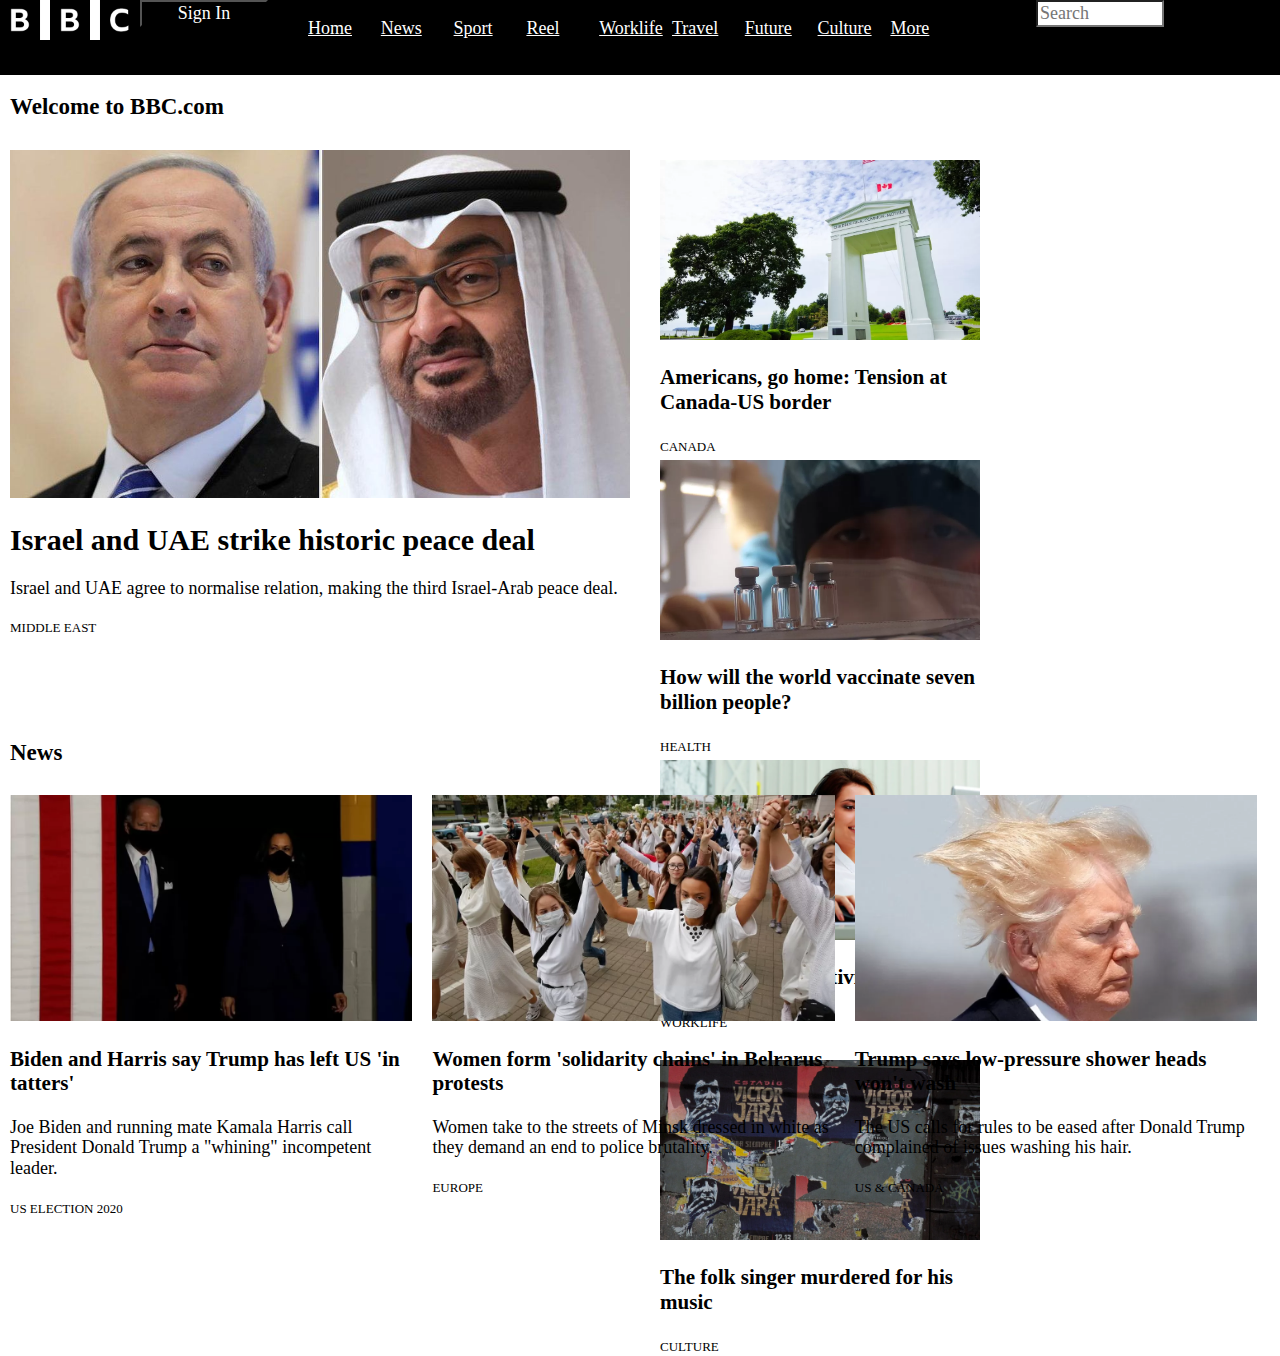
<file: BBC Image Layout/index.html>
<!DOCTYPE html>
<html lang="en">
	<head>
  	<meta charset="utf-8">
  	<meta name="description" content="Your description goes here">
  	<meta name="keywords" content="one, two, three">
		<meta name="viewport" content="width=device-width, initial-scale=1">
		
		<title>BBC Homepage</title>

		<!-- external CSS link -->
		<link rel="stylesheet" href="css/normalize.css">
		<link rel="stylesheet" href="css/style.css">
	</head>
	<body>
		<header>
			<nav>
				<img class="logo" src="assets/BBC logo.png" alt="BBC logo">
				<button type="button">Sign In</button>
				<ul>
					<li><a href="#">Home</a></li>
					<li><a href="#">News</a></li>
					<li><a href="#">Sport</a></li>
					<li><a href="#">Reel</a></li>
					<li><a href="#">Worklife</a></li>
					<li><a href="#">Travel</a></li>
					<li><a href="#">Future</a></li>
					<li><a href="#">Culture</a></li>
					<li><a href="#">More</a></li>
				</ul>
				<form action="">
					<input type = "text" placeholder="Search" name="search"> </form>
			</nav>
		</header>
		<main>
			<h2>Welcome to BBC.com</h2>
			<section class="highlights">
				<img src="assets/UAE peace deal.jpeg" alt="UAE peace deal">
				<h1>Israel and UAE strike historic peace deal</h1>
				<p>Israel and UAE agree to normalise relation, making the third Israel-Arab peace deal.</p>
				<span>MIDDLE EAST</span>
			</section>
			<section class="side">
				<section>
					<img src="assets/us canada tension.jpg" alt="US Canada tension">
					<h3>Americans, go home: Tension at Canada-US border</h3>
					<span>CANADA</span>
				</section>
				<section>
					<img src="assets/corona virus.jpg" alt="COVID-19 vaccine">
					<h3>How will the world vaccinate seven billion people?</h3>
					<span>HEALTH</span>
				</section>
				<section>
					<img src="assets/online productivity.jpg" alt="The online productivity">
					<h3>The online 'productivity gyms'</h3>
					<span>WORKLIFE</span>
				</section>
				<section>
					<img src="assets/music.jpg" alt="music">
					<h3>The folk singer murdered for his music</h3>
					<span>CULTURE</span>
				</section>
			</div>
		</main>
		<div class="news">
			<h2>News</h2>
			<section>
				<img src="assets/Biden Harris.jpg" alt="Biden and Harris">
				<h3>Biden and Harris say Trump has left US 'in tatters'</h3>
				<p>Joe Biden and running mate Kamala Harris call President Donald Trump a "whining" incompetent leader.</p>
				<span>US ELECTION 2020</span>
			</section>
			<section>
				<img src="assets/Belarus protest.jpg" alt="Belarus protest">
				<h3>Women form 'solidarity chains' in Belrarus protests</h3>
				<p>Women take to the streets of Minsk dressed in white as they demand an end to police brutality.</p>
				<span>EUROPE</span>
			</section>
			<section>
				<img src="assets/Trump hair.jpg" alt="Trump hair">
				<h3>Trump says low-pressure shower heads won't wash</h3>
				<p>The US calls for rules to be eased after Donald Trump complained of issues washing his hair.</p>
				<span>US & CANADA</span>
			</section>
		</div>
		<script type="text/javascript" src="js/main.js"></script>
	</body>
</html>
</file>
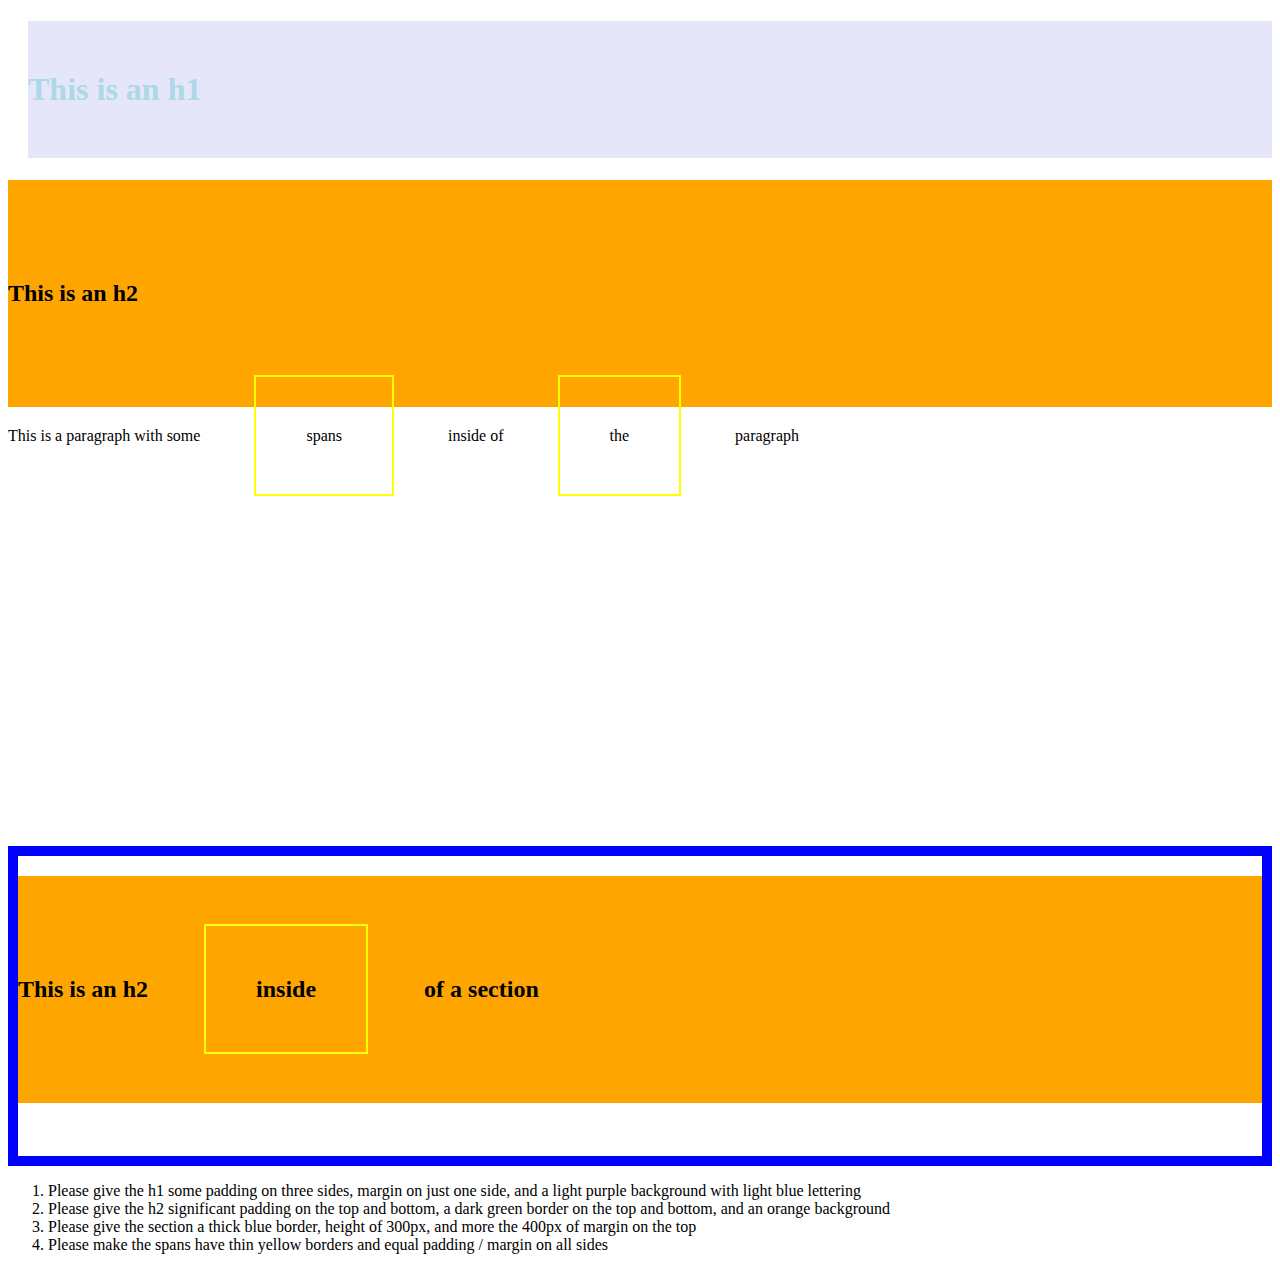
<file: box-model-practice/index.html>
<!DOCTYPE html>
<html lang="en">
	<head>
		<title>Blank Template</title>
		<!-- external CSS link -->
		<link rel="stylesheet" href="css/style.css">
	</head>
	<body>
		<h1>This is an h1</h1>
		<h2>This is an h2</h2>
		<p>This is a paragraph with some <span>spans</span> inside of <span>the</span> paragraph</p>
		<section>
			<h2>This is an h2 <span>inside</span> of a section</h2>
		</section>

		<ol>
			<li>Please give the h1 some padding on three sides, margin on just one side, and a light purple background with light blue lettering</li>
			<li>Please give the h2 significant padding on the top and bottom, a dark green border on the top and bottom, and an orange background</li>
			<li>Please give the section a thick blue border, height of 300px, and more the 400px of margin on the top</li>
			<li>Please make the spans have thin yellow borders and equal padding / margin on all sides</li>
		</ol>

	</body>
</html>
</file>
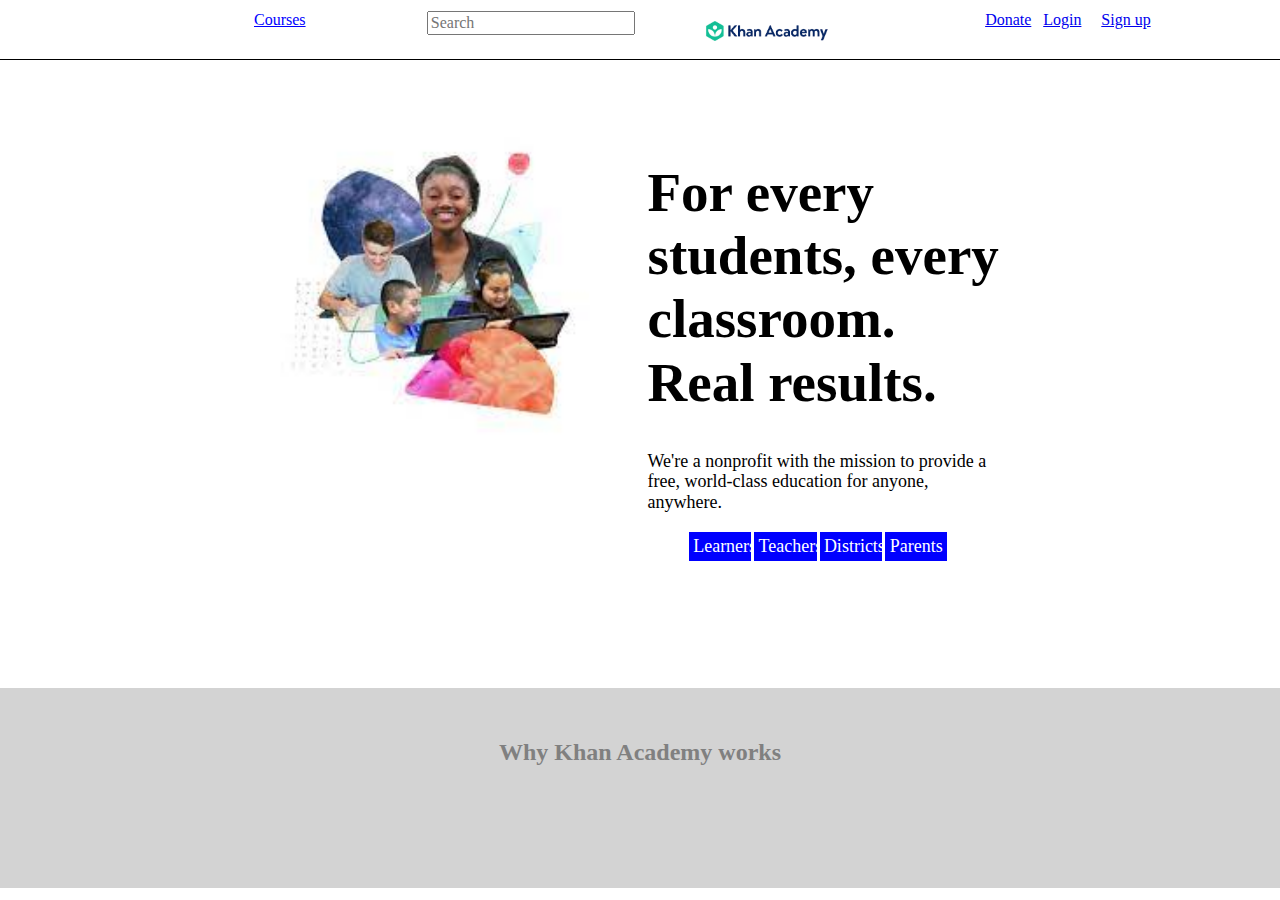
<file: Khan Academy layout/index.html>
<!DOCTYPE html>
<html lang="en">
	<head>
  	<meta charset="utf-8">
  	<meta name="description" content="Your description goes here">
  	<meta name="keywords" content="one, two, three">
		<meta name="viewport" content="width=device-width, initial-scale=1">
		
		<title>Khan Academy</title>

		<!-- external CSS link -->
		<link rel="stylesheet" href="css/normalize.css">
		<link rel="stylesheet" href="css/style.css">
	</head>
	<body>
		<header>
			<nav>
				<a href="#">Courses</a>
				<form action="">
					<input type = "text" placeholder="Search" name="search">
				</form>
				<img src="assets/Khan Academy logo.png" alt="logo"?>
				<ul>
					<li><a href="#">Donate</a></li>
					<li><a href="#">Login</a></li>
					<li><a href="#">Sign up</a></li>
				</ul>
			</nav>
		</header>
		<main>
			<section>
				<img src="assets/Khan Academy imgae.jpeg" alt="Khan Academy">
			</section>
			<section class="maintxt">
				<h1>For every students, every classroom. Real results.</h1>
				<p>We're a nonprofit with the mission to provide a free, world-class education for anyone, anywhere.</p>
				<ul>
					<li><a href="#"></a>Learners</li>
					<li><a href="#"></a>Teachers</li>
					<li><a href="#"></a>Districts</li>
					<li><a href="#"></a>Parents</li>
				</ul>
			</section>
		</main>
		<footer>
			<h2>Why Khan Academy works</h2>
		</footer>
		<script type="text/javascript" src="js/main.js"></script>
	</body>
</html>
</file>
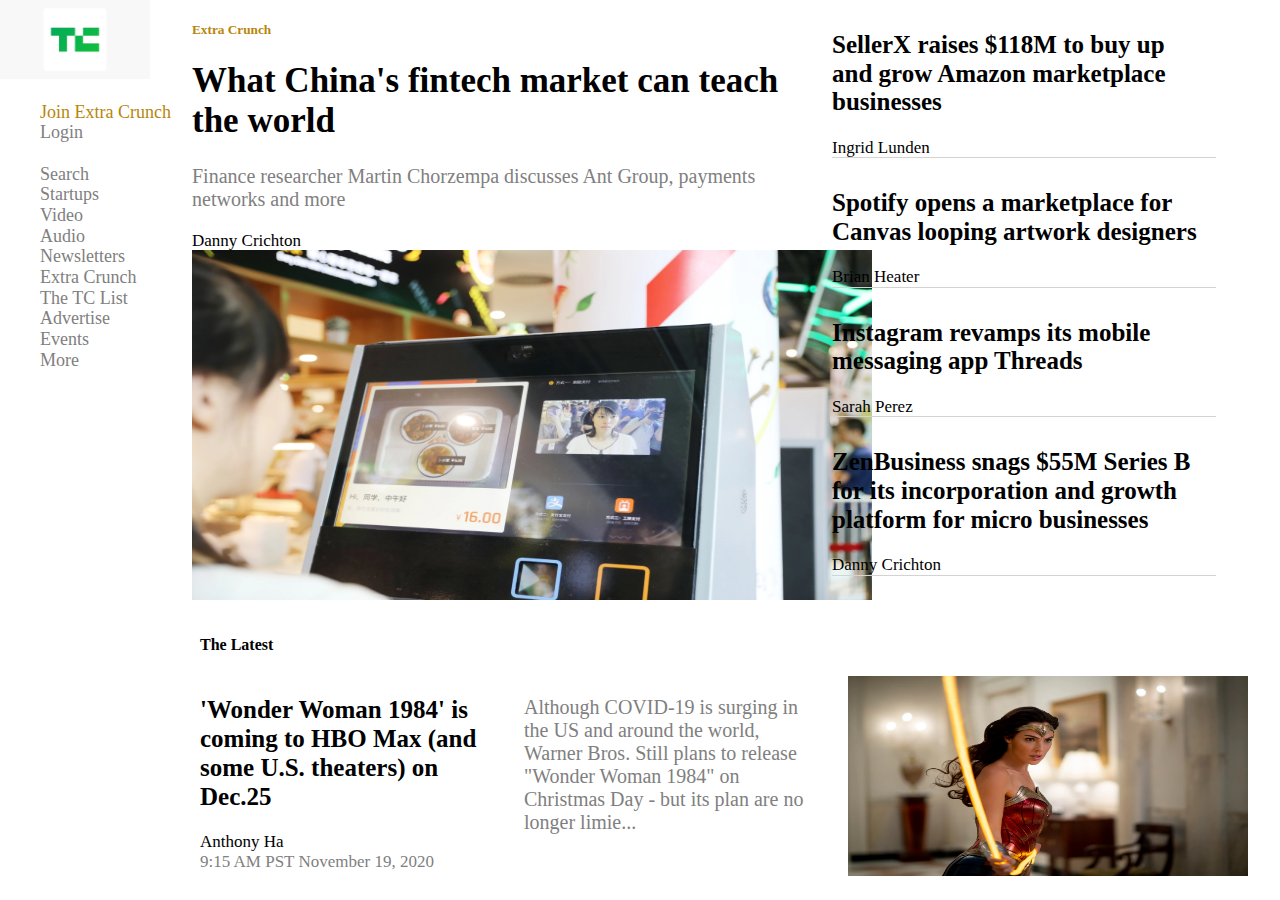
<file: Tech Crunch Layout/index.html>
<!DOCTYPE html>
<html lang="en">
	<head>
  	<meta charset="utf-8">
  	<meta name="description" content="Your description goes here">
  	<meta name="keywords" content="one, two, three">
		<meta name="viewport" content="width=device-width, initial-scale=1">
		
		<title>Tech Crunch Layout</title>

		<!-- external CSS link -->
		<link rel="stylesheet" href="css/normalize.css">
		<link rel="stylesheet" href="css/style.css">
	</head>
	<body>
		<nav>
			<img src="assets/TC logo.png" alt="TC">
			<ul>
				<li class="join">Join Extra Crunch</li>
				<li>Login</li>
				<br>
				<li>Search</li>
				<li>Startups</li>
				<li>Video</li>
				<li>Audio</li>
				<li>Newsletters</li>
				<li>Extra Crunch</li>
				<li>The TC List</li>
				<li>Advertise</li>
				<li>Events</li>
				<li>More</li>
			</ul>
		</nav>
		<main>
			<h5>Extra Crunch</h5>
			<h1>What China's fintech market can teach the world</h1>
			<p>Finance researcher Martin Chorzempa discusses Ant Group, payments networks and more</p>
			<span>Danny Crichton</span>
			<br>
			<img src="assets/China fintech.jpg" alt="China fintech">
		</main>
		<aside>
			<section>
				<h2>SellerX raises $118M to buy up and grow Amazon marketplace businesses</h2>
				<span>Ingrid Lunden</span>
			</section>
			<section>
				<h2>Spotify opens a marketplace for Canvas looping artwork designers</h2>
				<span>Brian Heater</span>
			</section>
			<section>
				<h2>Instagram revamps its mobile messaging app Threads</h2>
				<span>Sarah Perez</span>
			</section>
			<section>
				<h2>ZenBusiness snags $55M Series B for its incorporation and growth platform for micro businesses</h2>
				<span>Danny Crichton</span>
			</section>
		</aside>
		<div>
			<h4>The Latest</h4>
			<section>
				<h2>'Wonder Woman 1984' is coming to HBO Max (and some U.S. theaters) on Dec.25</h2>
				<span>Anthony Ha</span><br>
				<span class="date">9:15 AM PST November 19, 2020</span>
			</section>
			<section>
				<p>Although COVID-19 is surging in the US and around the world, Warner Bros. Still plans to release "Wonder Woman 1984" on Christmas Day - but its plan are no longer limie...</p>
			</section>
			<section>
				<img src="assets/Wonderwoman.jpg" alt="Wonder Woman">
			</section>
		</div>
		<script type="text/javascript" src="js/main.js"></script>
	</body>
</html>
</file>
<file: BBC Image Layout/css/style.css>
/* Box Model Hack */
* {
  box-sizing: border-box;
}

/* Clear fix hack */
.clearfix:after {
     content: ".";
     display: block;
     clear: both;
     visibility: hidden;
     line-height: 0;
     height: 0;
}

.clear {
	clear: both;
}

/******************************************
/* BASE STYLES
/*******************************************/
body {
  font-size: 18px;
}
h1 {
  font-size: 30px;
}
span {
  font-size: 13px;
}
/******************************************
/* NAV BAR
/*******************************************/
header {
  background: black;
  height: 75px;
}
nav *{
  float: left;
  width: 10%;
  color: white;
  display: block;
}
button {
  background: black;
}
nav ul{
  width: 60%;
}
nav form input {
  background: white;
  color: black;
  width: 100%;
}
.logo {
  height: 40px;
  width: auto;
}
/******************************************
/* MAIN SECTION
/*******************************************/
/* Clear floats on the main section */
main {
  clear: both;
  height: 600px;
}

/* Make the main section floats */
main section {
  float: left;
  width: 50%;
  height: 600px;
  padding: 10px;
  display: block;
}
.side section {
  width: 340px;
  height: 300px;
  display: inline-block;
}

/******************************************
/* BOTTOM SECTION
/*******************************************/
/* bottom section for news */
.news {
  clear: both;
}

.news section {
  float: left;
  width: 33%;
  height: 100px;
  padding: 10px;
}
/* adjust image size */
img {
  width: 100%;
}
/******************************************
/* ADDITIONAL STYLES
/*******************************************/
/* Make the welcome, date and News same size */
h2, .date {
  font-size: 23px;
}

.date {
  color: gray;
}

h2 {
  padding-left: 10px;
}
</file>
<file: box-model-practice/css/style.css>
/* Please give the h1 some padding on three sides, margin on just one side, and a light purple background with light blue lettering */
h1 {
    padding: 50px 50px 50px 0;
    margin-left: 20px;
    background: #E6E6FA;
    color: lightblue;
}
/* Please give the h2 significant padding on the top and bottom, a dark green border on the top and bottom, and an orange background */
h2 {
    padding: 100px 0;
    background: orange;
}
/* Please give the section a thick blue border, height of 300px, and more the 400px of margin on the top */
section {
    border: 10px solid blue;
    height: 300px;
    margin-top: 401px;
}
/* Please make the spans have thin yellow borders and equal padding / margin on all sides */
span {
    border: 2px solid yellow;
    padding: 50px;
    margin: 50px;
}
</file>
<file: Khan Academy layout/css/style.css>
/* Box Model Hack */
* {
  box-sizing: border-box;
}

/* Clear fix hack */
.clearfix:after {
     content: ".";
     display: block;
     clear: both;
     visibility: hidden;
     line-height: 0;
     height: 0;
}

.clear {
	clear: both;
}

/******************************************
/* HEADER
/*******************************************/
header {
  height: 60px;
  border-bottom: 0.5px solid black;
  padding-left: 200px;
  font-size: 16px;
}
nav > *{
  float: left;
  width: 10%;
  color: blue;
  margin: 1% 5%;
}
nav ul {
  width: 20%;
}
header nav li {
  float: left;
  width: 33%;
  list-style: none;
  text-decoration: none;
}

form {
  width: 15%;
}
nav img {
  height: 40px;
  width: auto;
}
nav a {
  width: 6%;
}

/******************************************
/* MAIN SECTION
/*******************************************/
main {
  clear: both;
  margin: 5% 15%;
  height: 500px;
  padding-left: 5px;
}

main section{
  float: left;
  width: 50%;
}

main section > img {
  display: block;
  margin-left: auto;
  margin-right: auto;
  width: 110%;
}

.maintxt {
  width: 40%;
  padding-left: 5px;
}

h1 {
  font-size: 55px;
}
p {
  font-size: 18px;
}

.maintxt ul *{
  float: left;
  width: 20%;
  text-decoration: none;
  list-style: none;
}

.maintxt li {
  border: 0.5px solid blue;
  text-align: center;
  padding: 1%;
  margin: 0.5%;
  font-size: 18px;
  background: blue;
  color: white;
}

/******************************************
/* FOOTER
/*******************************************/
footer {
  clear: both;
  background: lightgray;
  height: 200px;
}

h2 {
  text-align: center;
  padding-top: 4%;
  color: gray;
}

/******************************************
/* ADDITIONAL STYLES
/*******************************************/
</file>
<file: Tech Crunch Layout/css/style.css>
/* Box Model Hack */
* {
  box-sizing: border-box;
}

/* Clear fix hack */
.clearfix:after {
     content: ".";
     display: block;
     clear: both;
     visibility: hidden;
     line-height: 0;
     height: 0;
}

.clear {
	clear: both;
}

/******************************************
/* UPPER LAYOUT
/*******************************************/
nav,main,aside {
  float: left;
  width: 15%;
}

main {
  width: 50%;
}

aside {
  width: 30%;
}
/******************************************
/* NAV BAR
/*******************************************/
nav {
  font-size: 18px;
  color: gray;
}
nav > img {
  width: 150px;
  height: auto;
}

nav li {
  list-style: none;
}

.join {
  color: darkgoldenrod;
}
/******************************************
/* MAIN SECTION
/*******************************************/
h5 {
  color: darkgoldenrod;
}
h1 {
  font-size: 35px;
}
p {
  color: gray;
  font-size: 20px;
}
main img {
  width: 680px;
  height: 350px;
}
span {
  font-size: 17px;
}
/******************************************
/* ASIDE SECTION
/*******************************************/
aside section {
  border-bottom: 1px solid lightgray;
  padding-right: 5px;
  padding-top: 10px;
}

h2 {
  font-size: 25px;
}
/******************************************
/* BOTTOM SECTION
/*******************************************/
div {
  clear: both;
  padding-top: 10px;
  padding-left: 200px;
}

div section {
  float: left;
  width: 30%;
  padding: 0 30px;
}

div > section{
  padding-left: 0;
}
div img {
  width: 400px;
  height: 200px;
}

.date {
  color: gray;
}


/******************************************
/* ADDITIONAL STYLES
/*******************************************/
</file>
